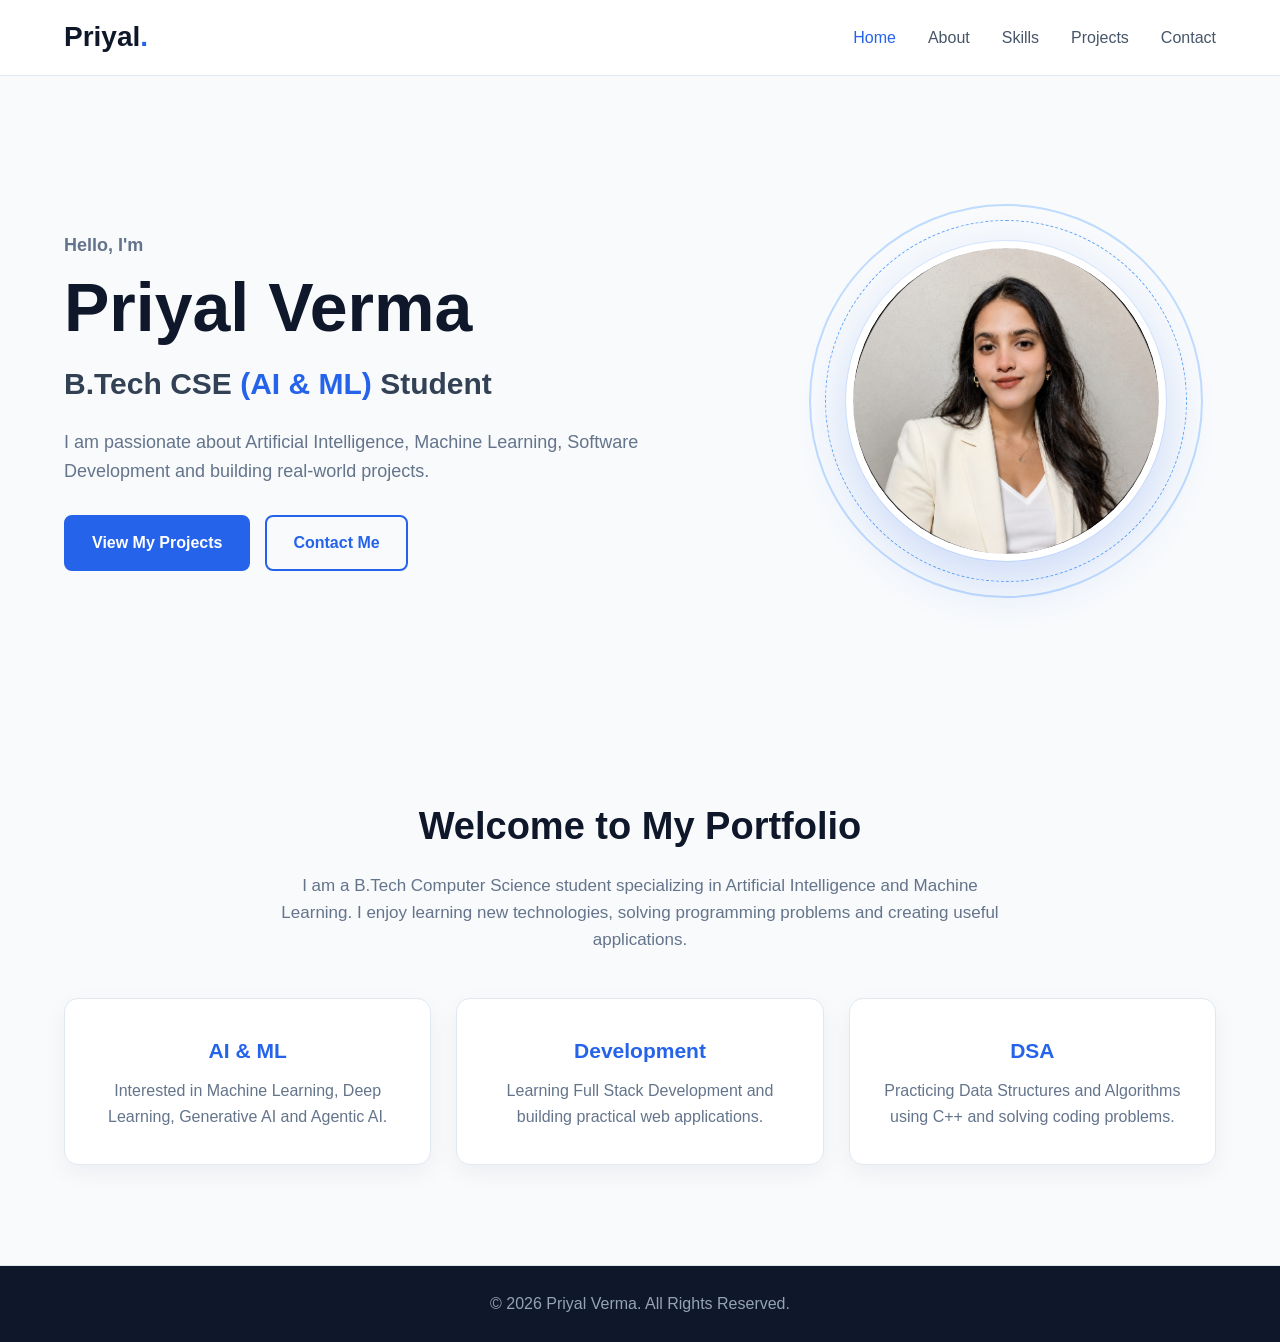
<file: index.html>
<!DOCTYPE html>
<html lang="en">

<head>
    <meta charset="UTF-8">
    <meta name="viewport" content="width=device-width, initial-scale=1.0">
    <title>Priyal Verma | Portfolio</title>

    <link rel="stylesheet" href="style.css">
</head>

<body>

    <!-- Navigation Bar -->
    <header>
        <nav class="navbar">

            <div class="logo">
                Priyal<span>.</span>
            </div>

            <ul class="nav-links">
                <li><a href="index.html" class="active">Home</a></li>
                <li><a href="about.html">About</a></li>
                <li><a href="skills.html">Skills</a></li>
                <li><a href="projects.html">Projects</a></li>
                <li><a href="contact.html">Contact</a></li>
            </ul>

        </nav>
    </header>


    <!-- Hero Section -->
    <section class="hero">

        <div class="hero-content">

            <p class="small-text">Hello, I'm</p>

            <h1>Priyal Verma</h1>

            <h2>
                B.Tech CSE <span>(AI & ML)</span> Student
            </h2>

            <p>
                I am passionate about Artificial Intelligence, Machine Learning,
                Software Development and building real-world projects.
            </p>

            <div class="hero-buttons">
                <a href="projects.html" class="btn">View My Projects</a>
                <a href="contact.html" class="btn btn-outline">Contact Me</a>
            </div>

        </div>


        <!-- Profile Circle -->
        <div class="hero-image">
            <div class="profile-circle">
                <span><img src="/Profile.jpeg" alt="">Profile image</span>
            </div>
        </div>

    </section>


    <!-- Quick Introduction -->
    <section class="intro">

        <h2>Welcome to My Portfolio</h2>

        <p>
            I am a B.Tech Computer Science student specializing in
            Artificial Intelligence and Machine Learning. I enjoy learning
            new technologies, solving programming problems and creating
            useful applications.
        </p>

        <div class="intro-cards">

            <div class="card">
                <h3>AI & ML</h3>
                <p>
                    Interested in Machine Learning, Deep Learning,
                    Generative AI and Agentic AI.
                </p>
            </div>

            <div class="card">
                <h3>Development</h3>
                <p>
                    Learning Full Stack Development and building
                    practical web applications.
                </p>
            </div>

            <div class="card">
                <h3>DSA</h3>
                <p>
                    Practicing Data Structures and Algorithms using
                    C++ and solving coding problems.
                </p>
            </div>

        </div>

    </section>


    <!-- Footer -->
    <footer>
        <p>© 2026 Priyal Verma. All Rights Reserved.</p>
    </footer>

</body>

</html>
</file>
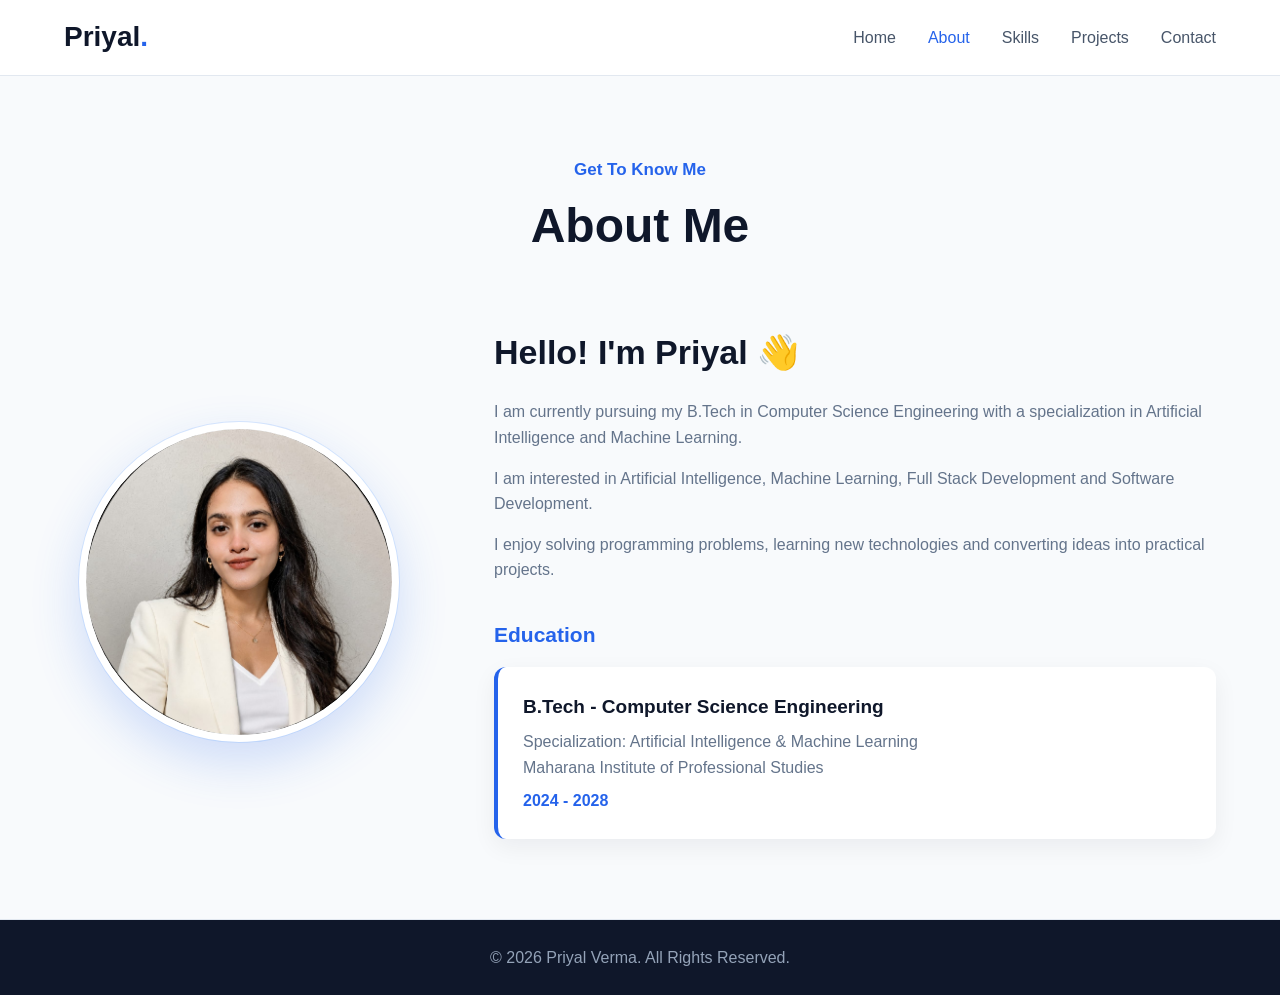
<file: about.html>
<!DOCTYPE html>
<html lang="en">

<head>
    <meta charset="UTF-8">
    <meta name="viewport" content="width=device-width, initial-scale=1.0">

    <title>About | Priyal Verma</title>

    <link rel="stylesheet" href="style.css">
</head>

<body>

    <!-- Navbar -->
    <header>
        <nav class="navbar">

            <div class="logo">
                Priyal<span>.</span>
            </div>

            <ul class="nav-links">
                <li><a href="index.html">Home</a></li>
                <li><a href="about.html" class="active">About</a></li>
                <li><a href="skills.html">Skills</a></li>
                <li><a href="projects.html">Projects</a></li>
                <li><a href="contact.html">Contact</a></li>
            </ul>

        </nav>
    </header>


    <!-- About Section -->
    <section class="page-section">

        <div class="section-heading">
            <p>Get To Know Me</p>
            <h1>About Me</h1>
        </div>


        <div class="about-container">

            <div class="about-image">
                <div class="profile-circle large">
                    <span><img src="/Profile.jpeg" alt=""></span>
                </div>
            </div>


            <div class="about-content">

                <h2>Hello! I'm Priyal 👋</h2>

                <p>
                    I am currently pursuing my B.Tech in Computer Science
                    Engineering with a specialization in Artificial
                    Intelligence and Machine Learning.
                </p>

                <p>
                    I am interested in Artificial Intelligence, Machine
                    Learning, Full Stack Development and Software
                    Development.
                </p>

                <p>
                    I enjoy solving programming problems, learning new
                    technologies and converting ideas into practical
                    projects.
                </p>


                <div class="education">

                    <h3>Education</h3>

                    <div class="education-card">

                        <h4>B.Tech - Computer Science Engineering</h4>

                        <p>
                            Specialization: Artificial Intelligence &
                            Machine Learning
                        </p>

                        <p>
                            Maharana Institute of Professional Studies
                        </p>

                        <span>2024 - 2028</span>

                    </div>

                </div>

            </div>

        </div>

    </section>


    <footer>
        <p>© 2026 Priyal Verma. All Rights Reserved.</p>
    </footer>

</body>

</html>
</file>
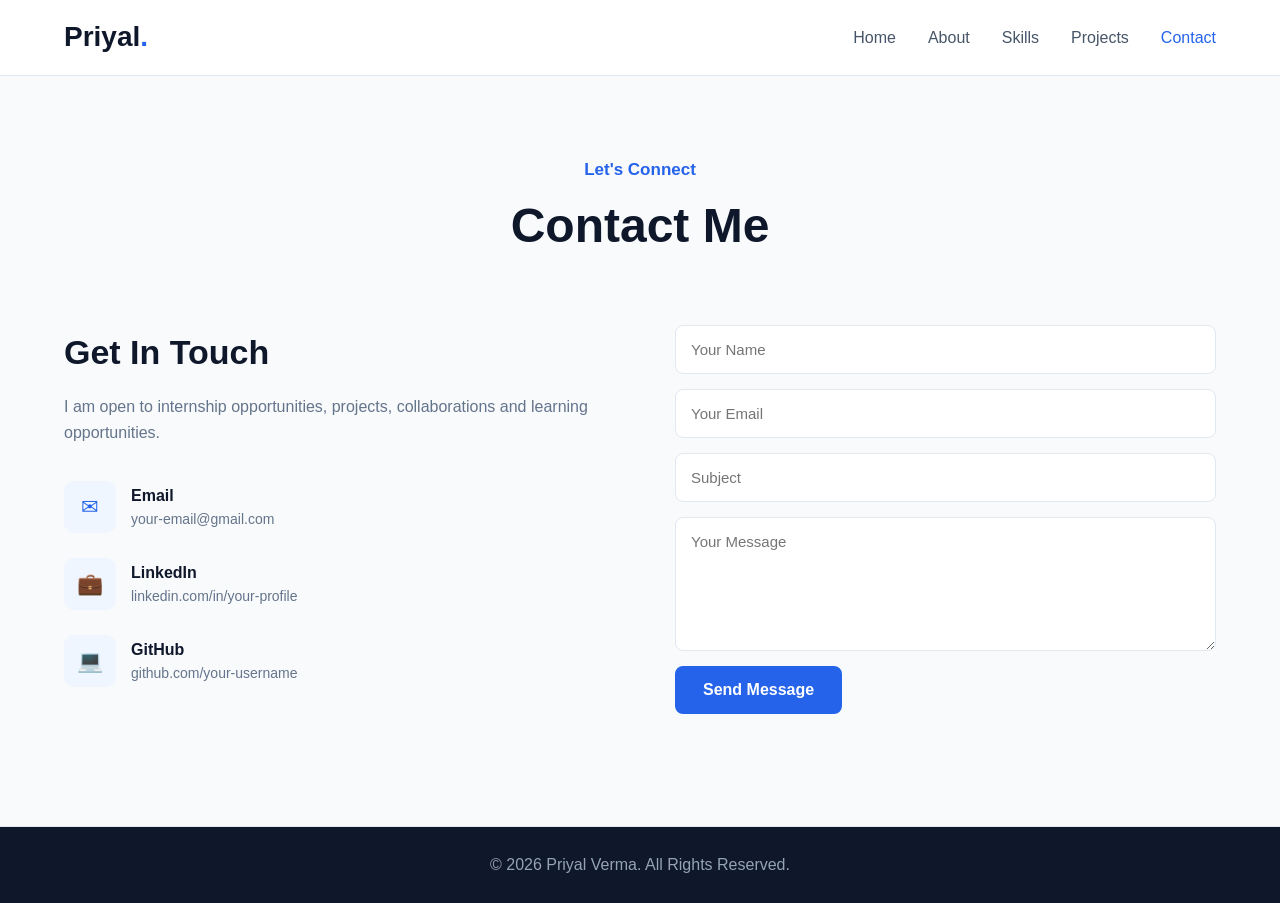
<file: contact.html>
<!DOCTYPE html>
<html lang="en">

<head>
    <meta charset="UTF-8">
    <meta name="viewport" content="width=device-width, initial-scale=1.0">

    <title>Contact | Priyal Verma</title>

    <link rel="stylesheet" href="style.css">
</head>

<body>

    <!-- Navbar -->
    <header>
        <nav class="navbar">

            <div class="logo">
                Priyal<span>.</span>
            </div>

            <ul class="nav-links">
                <li><a href="index.html">Home</a></li>
                <li><a href="about.html">About</a></li>
                <li><a href="skills.html">Skills</a></li>
                <li><a href="projects.html">Projects</a></li>
                <li><a href="contact.html" class="active">Contact</a></li>
            </ul>

        </nav>
    </header>


    <!-- Contact Section -->
    <section class="page-section">

        <div class="section-heading">

            <p>Let's Connect</p>

            <h1>Contact Me</h1>

        </div>


        <div class="contact-container">


            <!-- Contact Information -->
            <div class="contact-info">

                <h2>Get In Touch</h2>

                <p>
                    I am open to internship opportunities, projects,
                    collaborations and learning opportunities.
                </p>


                <div class="contact-item">

                    <div class="contact-icon">
                        ✉
                    </div>

                    <div>
                        <h3>Email</h3>
                        <p>your-email@gmail.com</p>
                    </div>

                </div>


                <div class="contact-item">

                    <div class="contact-icon">
                        💼
                    </div>

                    <div>
                        <h3>LinkedIn</h3>
                        <p>linkedin.com/in/your-profile</p>
                    </div>

                </div>


                <div class="contact-item">

                    <div class="contact-icon">
                        💻
                    </div>

                    <div>
                        <h3>GitHub</h3>
                        <p>github.com/your-username</p>
                    </div>

                </div>

            </div>


            <!-- Contact Form -->
            <form class="contact-form">

                <input
                    type="text"
                    placeholder="Your Name"
                    required
                >

                <input
                    type="email"
                    placeholder="Your Email"
                    required
                >

                <input
                    type="text"
                    placeholder="Subject"
                    required
                >

                <textarea
                    rows="6"
                    placeholder="Your Message"
                    required
                ></textarea>

                <button type="submit" class="btn">
                    Send Message
                </button>

            </form>

        </div>

    </section>


    <footer>
        <p>© 2026 Priyal Verma. All Rights Reserved.</p>
    </footer>

</body>

</html>
</file>
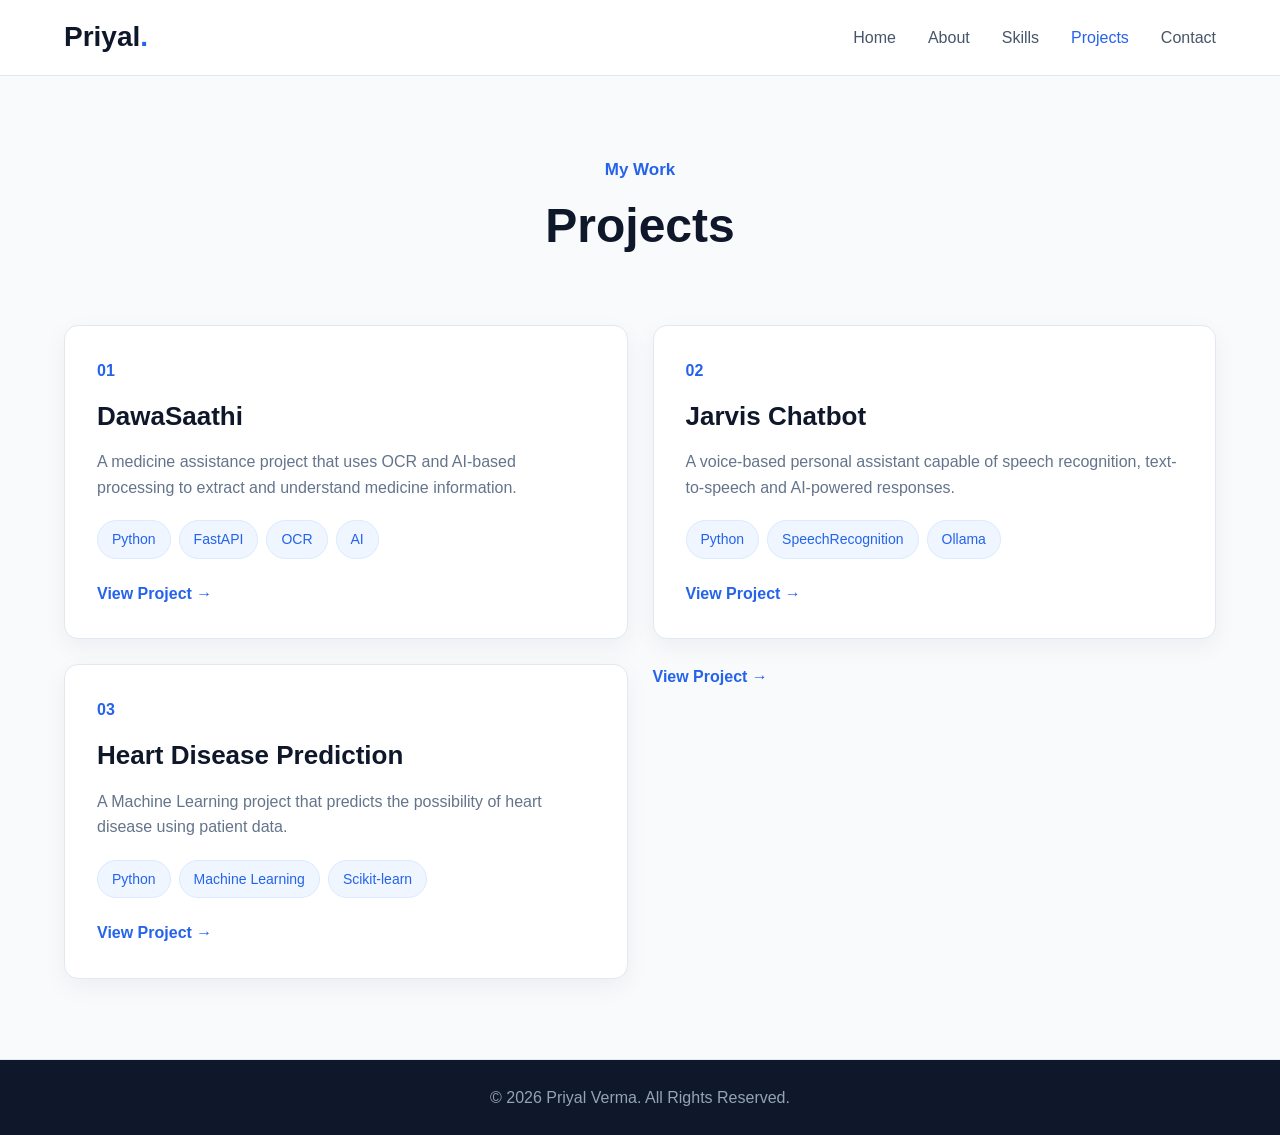
<file: projects.html>
<!DOCTYPE html>
<html lang="en">

<head>
    <meta charset="UTF-8">
    <meta name="viewport" content="width=device-width, initial-scale=1.0">

    <title>Projects | Priyal Verma</title>

    <link rel="stylesheet" href="style.css">
</head>

<body>

    <!-- Navbar -->
    <header>
        <nav class="navbar">

            <div class="logo">
                Priyal<span>.</span>
            </div>

            <ul class="nav-links">
                <li><a href="index.html">Home</a></li>
                <li><a href="about.html">About</a></li>
                <li><a href="skills.html">Skills</a></li>
                <li><a href="projects.html" class="active">Projects</a></li>
                <li><a href="contact.html">Contact</a></li>
            </ul>

        </nav>
    </header>


    <!-- Projects -->
    <section class="page-section">

        <div class="section-heading">

            <p>My Work</p>

            <h1>Projects</h1>

        </div>


        <div class="projects-container">


            <!-- Project 1 -->
            <!-- <div class="project-card">

                <div class="project-number">
                    01
                </div>

                <h2>SheSecure</h2>

                <p>
                    A women safety application designed to provide
                    emergency assistance and safety features.
                </p>

                <div class="project-tags">
                    <span>Python</span>
                    <span>AI</span>
                    <span>Safety</span>
                </div> -->

                <!-- <a href="#" class="project-link">
                    View Project →
                </a>

            </div> -->


            <!-- Project 2 -->
            <div class="project-card">

                <div class="project-number">
                    01
                </div>

                <h2>DawaSaathi</h2>

                <p>
                    A medicine assistance project that uses OCR and
                    AI-based processing to extract and understand
                    medicine information.
                </p>

                <div class="project-tags">
                    <span>Python</span>
                    <span>FastAPI</span>
                    <span>OCR</span>
                    <span>AI</span>
                </div>

                <a href="#" class="project-link">
                    View Project →
                </a>

            </div>


            <!-- Project 3 -->
            <!-- <div class="project-card">

                <div class="project-number">
                    03
                </div>

                <h2>Apple Sorter</h2>

                <p>
                    A fruit grading application designed to classify
                    apples based on different characteristics.
                </p>

                <div class="project-tags">
                    <span>Python</span>
                    <span>HTML</span>
                    <span>CSS</span>
                    <span>SQL</span>
                </div>

                <a href="#" class="project-link">
                    View Project →
                </a>

            </div> -->


            <!-- Project 4 -->
            <div class="project-card">

                <div class="project-number">
                    02
                </div>

                <h2>Jarvis Chatbot</h2>

                <p>
                    A voice-based personal assistant capable of
                    speech recognition, text-to-speech and
                    AI-powered responses.
                </p>

                <div class="project-tags">
                    <span>Python</span>
                    <span>SpeechRecognition</span>
                    <span>Ollama</span>
                </div>

                <a href="#" class="project-link">
                    View Project →
                </a>

            </div>


            <!-- Project 5 -->
            <div class="project-card">

                <div class="project-number">
                    03
                </div>

                <h2>Heart Disease Prediction</h2>

                <p>
                    A Machine Learning project that predicts the
                    possibility of heart disease using patient
                    data.
                </p>

                <div class="project-tags">
                    <span>Python</span>
                    <span>Machine Learning</span>
                    <span>Scikit-learn</span>
                </div>

                <a href="#" class="project-link">
                    View Project →
                </a>

            </div>


            <!-- Project 6 -->
            <!-- <div class="project-card">

                <div class="project-number">
                    06
                </div> -->

                <!-- <h2>Fashion MNIST CNN</h2>

                <p>
                    A Deep Learning project using Convolutional
                    Neural Networks to classify Fashion-MNIST
                    images.
                </p> -->

                <!-- <div class="project-tags">
                    <span>Python</span>
                    <span>CNN</span>
                    <span>Deep Learning</span>
                </div> -->

                <a href="#" class="project-link">
                    View Project →
                </a>

            </div>

        </div>

    </section>


    <footer>
        <p>© 2026 Priyal Verma. All Rights Reserved.</p>
    </footer>

</body>

</html>
</file>
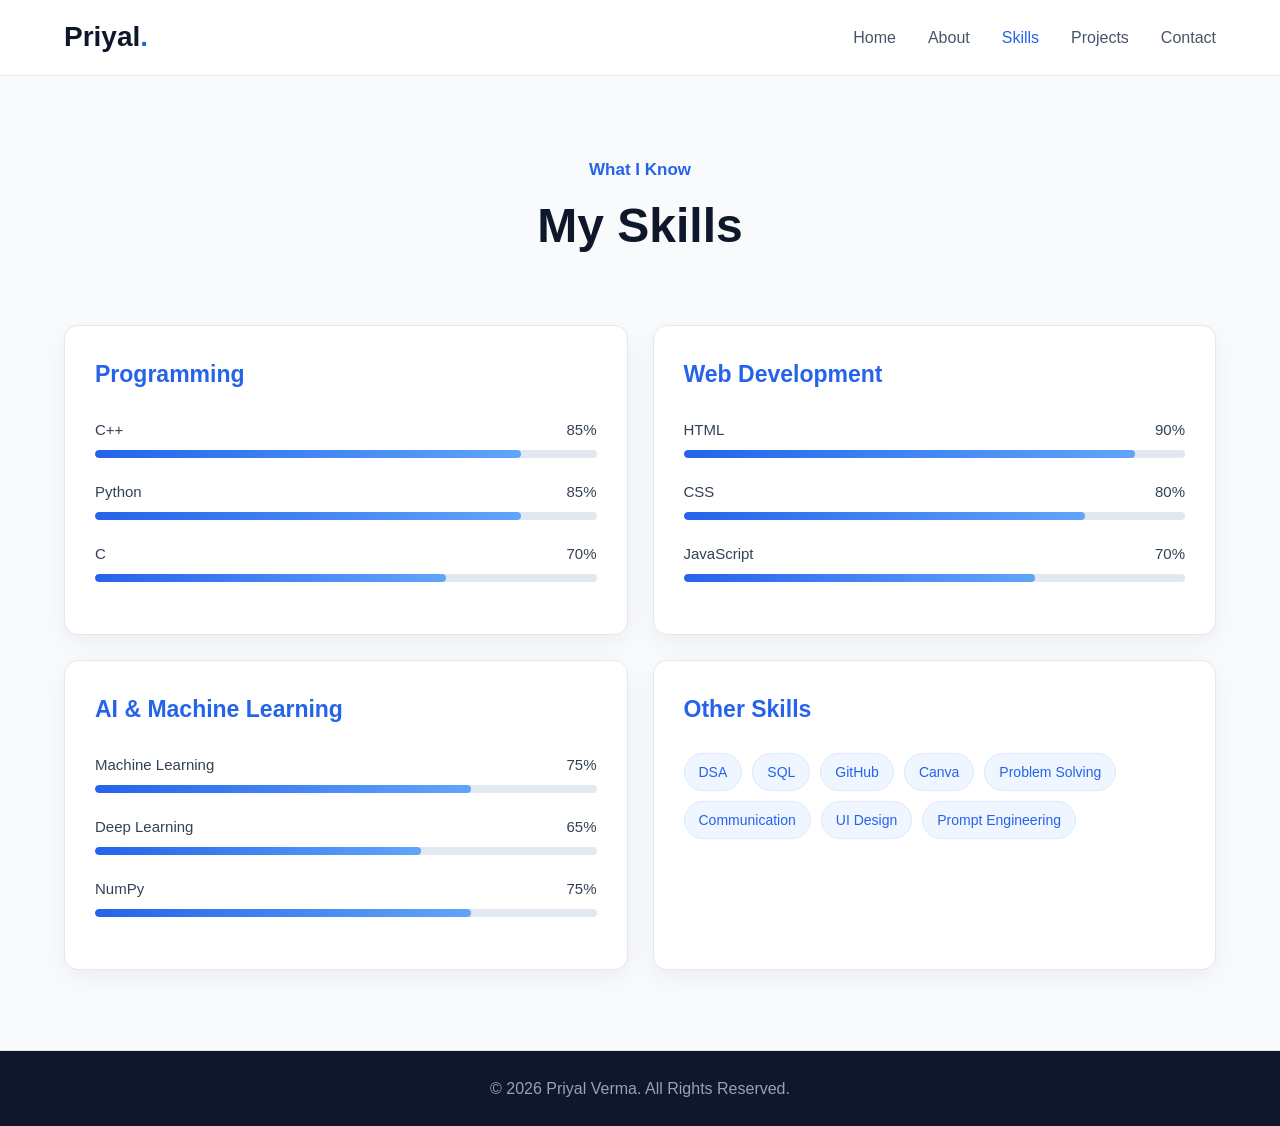
<file: skills.html>
<!DOCTYPE html>
<html lang="en">

<head>
    <meta charset="UTF-8">
    <meta name="viewport" content="width=device-width, initial-scale=1.0">

    <title>Skills | Priyal Verma</title>

    <link rel="stylesheet" href="style.css">
</head>

<body>

    <!-- Navbar -->
    <header>
        <nav class="navbar">

            <div class="logo">
                Priyal<span>.</span>
            </div>

            <ul class="nav-links">
                <li><a href="index.html">Home</a></li>
                <li><a href="about.html">About</a></li>
                <li><a href="skills.html" class="active">Skills</a></li>
                <li><a href="projects.html">Projects</a></li>
                <li><a href="contact.html">Contact</a></li>
            </ul>

        </nav>
    </header>


    <!-- Skills -->
    <section class="page-section">

        <div class="section-heading">

            <p>What I Know</p>

            <h1>My Skills</h1>

        </div>


        <div class="skills-container">

            <!-- Programming -->
            <div class="skill-card">

                <h2>Programming</h2>

                <div class="skill">
                    <div class="skill-info">
                        <span>C++</span>
                        <span>85%</span>
                    </div>

                    <div class="progress">
                        <div class="progress-bar cpp"></div>
                    </div>
                </div>


                <div class="skill">
                    <div class="skill-info">
                        <span>Python</span>
                        <span>85%</span>
                    </div>

                    <div class="progress">
                        <div class="progress-bar python"></div>
                    </div>
                </div>


                <div class="skill">
                    <div class="skill-info">
                        <span>C</span>
                        <span>70%</span>
                    </div>

                    <div class="progress">
                        <div class="progress-bar c"></div>
                    </div>
                </div>

            </div>


            <!-- Web Development -->
            <div class="skill-card">

                <h2>Web Development</h2>

                <div class="skill">
                    <div class="skill-info">
                        <span>HTML</span>
                        <span>90%</span>
                    </div>

                    <div class="progress">
                        <div class="progress-bar html"></div>
                    </div>
                </div>


                <div class="skill">
                    <div class="skill-info">
                        <span>CSS</span>
                        <span>80%</span>
                    </div>

                    <div class="progress">
                        <div class="progress-bar css"></div>
                    </div>
                </div>


                <div class="skill">
                    <div class="skill-info">
                        <span>JavaScript</span>
                        <span>70%</span>
                    </div>

                    <div class="progress">
                        <div class="progress-bar js"></div>
                    </div>
                </div>

            </div>


            <!-- AI ML -->
            <div class="skill-card">

                <h2>AI & Machine Learning</h2>

                <div class="skill">
                    <div class="skill-info">
                        <span>Machine Learning</span>
                        <span>75%</span>
                    </div>

                    <div class="progress">
                        <div class="progress-bar ml"></div>
                    </div>
                </div>


                <div class="skill">
                    <div class="skill-info">
                        <span>Deep Learning</span>
                        <span>65%</span>
                    </div>

                    <div class="progress">
                        <div class="progress-bar dl"></div>
                    </div>
                </div>


                <div class="skill">
                    <div class="skill-info">
                        <span>NumPy</span>
                        <span>75%</span>
                    </div>

                    <div class="progress">
                        <div class="progress-bar numpy"></div>
                    </div>
                </div>

            </div>


            <!-- Other Skills -->
            <div class="skill-card">

                <h2>Other Skills</h2>

                <div class="tags">

                    <span>DSA</span>
                    <span>SQL</span>
                    <span>GitHub</span>
                    <span>Canva</span>
                    <span>Problem Solving</span>
                    <span>Communication</span>
                    <span>UI Design</span>
                    <span>Prompt Engineering</span>

                </div>

            </div>

        </div>

    </section>


    <footer>
        <p>© 2026 Priyal Verma. All Rights Reserved.</p>
    </footer>

</body>

</html>
</file>
<file: style.css>
/* =====================================
   RESET & BASIC SETTINGS
===================================== */

* {
    margin: 0;
    padding: 0;
    box-sizing: border-box;
}

html {
    scroll-behavior: smooth;
}

body {
    font-family: "Segoe UI", Arial, sans-serif;
    background: #f8fafc;
    color: #0f172a;
    line-height: 1.6;
}


/* =====================================
   NAVBAR
===================================== */

header {
    background: rgba(255, 255, 255, 0.95);
    border-bottom: 1px solid #e2e8f0;

    position: sticky;
    top: 0;
    z-index: 1000;

    backdrop-filter: blur(10px);
}

.navbar {
    width: 90%;
    max-width: 1200px;

    margin: auto;

    height: 75px;

    display: flex;
    align-items: center;
    justify-content: space-between;
}


/* Logo */

.logo {
    font-size: 28px;
    font-weight: 700;

    color: #0f172a;
}

.logo span {
    color: #2563eb;
}


/* Navigation */

.nav-links {
    display: flex;

    gap: 32px;

    list-style: none;
}

.nav-links a {
    text-decoration: none;

    color: #475569;

    font-size: 16px;
    font-weight: 500;

    transition: 0.3s;
}

.nav-links a:hover,
.nav-links a.active {
    color: #2563eb;
}


/* =====================================
   HERO SECTION
===================================== */

.hero {
    width: 90%;
    max-width: 1200px;

    min-height: 650px;

    margin: auto;

    display: flex;

    align-items: center;
    justify-content: space-between;

    gap: 60px;
}


/* Hero Text */

.hero-content {
    max-width: 650px;
}

.small-text {
    color: #2563eb;

    font-size: 20px;

    font-weight: 600;

    margin-bottom: 10px;
}

.hero h1 {
    font-size: 68px;

    line-height: 1.1;

    margin-bottom: 15px;

    color: #0f172a;
}

.hero h2 {
    font-size: 30px;

    color: #334155;

    margin-bottom: 20px;
}

.hero h2 span {
    color: #2563eb;
}

.hero p {
    color: #64748b;

    font-size: 18px;

    max-width: 600px;
}


/* =====================================
   BUTTONS
===================================== */

.hero-buttons {
    display: flex;

    gap: 15px;

    margin-top: 30px;
}

.btn {
    display: inline-block;

    background: #2563eb;

    color: white;

    text-decoration: none;

    padding: 13px 26px;

    border-radius: 8px;

    border: 2px solid #2563eb;

    font-size: 16px;

    font-weight: 600;

    cursor: pointer;

    transition: all 0.3s ease;
}

.btn:hover {
    background: #1d4ed8;

    border-color: #1d4ed8;

    transform: translateY(-3px);

    box-shadow: 0 8px 20px rgba(37, 99, 235, 0.2);
}


/* Outline Button */

.btn-outline {
    background: transparent;

    color: #2563eb;
}

.btn-outline:hover {
    background: #2563eb;

    color: white;
}


/* =====================================
   PROFILE CIRCLE
===================================== */

/* =====================================
   PROFESSIONAL PROFILE PHOTO
===================================== */

.hero-image {
    width: 420px;
    height: 420px;

    display: flex;
    align-items: center;
    justify-content: center;

    position: relative;
}


/* Outer Decorative Circle */

.hero-image::before {
    content: "";

    position: absolute;

    width: 390px;
    height: 390px;

    border-radius: 50%;

    border: 2px solid #bfdbfe;

    z-index: 0;
}


/* Second Decorative Ring */

.hero-image::after {
    content: "";

    position: absolute;

    width: 360px;
    height: 360px;

    border-radius: 50%;

    border: 1px dashed #60a5fa;

    z-index: 0;

    animation: rotateProfile 15s linear infinite;
}


/* Profile Container */

.profile-circle {
    width: 320px;
    height: 320px;

    border-radius: 50%;

    overflow: hidden;

    position: relative;

    z-index: 2;

    background: #ffffff;

    border: 7px solid white;

    box-shadow:
        0 20px 50px rgba(37, 99, 235, 0.20),
        0 0 0 1px #dbeafe;

    transition: all 0.4s ease;
}


/* Profile Image */

.profile-circle img {
    width: 100%;
    height: 100%;

    display: block;

    object-fit: cover;

    object-position: center;

    border-radius: 50%;

    transition: transform 0.5s ease;
}


/* Hover Effect */

.profile-circle:hover {
    transform: translateY(-8px);

    box-shadow:
        0 30px 60px rgba(37, 99, 235, 0.25),
        0 0 0 1px #93c5fd;
}

.profile-circle:hover img {
    transform: scale(1.04);
}


/* Rotating Ring */

@keyframes rotateProfile {

    from {
        transform: rotate(0deg);
    }

    to {
        transform: rotate(360deg);
    }

}


/* =====================================
   ABOUT PAGE PROFILE
===================================== */

.profile-circle.large {
    width: 320px;
    height: 320px;
}


/* =====================================
   MOBILE
===================================== */

@media (max-width: 900px) {

    .hero-image {
        width: 350px;
        height: 350px;
    }

    .hero-image::before {
        width: 330px;
        height: 330px;
    }

    .hero-image::after {
        width: 305px;
        height: 305px;
    }

    .profile-circle {
        width: 270px;
        height: 270px;
    }

    .profile-circle.large {
        width: 270px;
        height: 270px;
    }

}


@media (max-width: 500px) {

    .hero-image {
        width: 280px;
        height: 280px;
    }

    .hero-image::before {
        width: 260px;
        height: 260px;
    }

    .hero-image::after {
        width: 240px;
        height: 240px;
    }

    .profile-circle {
        width: 215px;
        height: 215px;

        border-width: 5px;
    }

    .profile-circle.large {
        width: 215px;
        height: 215px;
    }

}
/* =====================================
   INTRODUCTION
===================================== */

.intro {
    width: 90%;
    max-width: 1200px;

    margin: 70px auto 100px;

    text-align: center;
}

.intro h2 {
    font-size: 38px;

    margin-bottom: 15px;
}

.intro > p {
    max-width: 750px;

    margin: auto;

    color: #64748b;

    font-size: 17px;
}


/* =====================================
   INTRO CARDS
===================================== */

.intro-cards {
    display: grid;

    grid-template-columns: repeat(3, 1fr);

    gap: 25px;

    margin-top: 45px;
}

.card {
    background: white;

    padding: 35px 30px;

    border-radius: 14px;

    border: 1px solid #e2e8f0;

    box-shadow: 0 8px 25px rgba(15, 23, 42, 0.05);

    transition: all 0.3s ease;
}

.card:hover {
    transform: translateY(-8px);

    border-color: #bfdbfe;

    box-shadow:
        0 15px 35px rgba(37, 99, 235, 0.1);
}

.card h3 {
    color: #2563eb;

    font-size: 21px;

    margin-bottom: 10px;
}

.card p {
    color: #64748b;
}


/* =====================================
   COMMON PAGE SECTION
===================================== */

.page-section {
    width: 90%;
    max-width: 1200px;

    margin: auto;

    padding: 80px 0;

    min-height: calc(100vh - 150px);
}

.section-heading {
    text-align: center;

    margin-bottom: 60px;
}

.section-heading p {
    color: #2563eb;

    font-size: 17px;

    font-weight: 600;
}

.section-heading h1 {
    font-size: 48px;

    margin-top: 5px;

    color: #0f172a;
}


/* =====================================
   ABOUT SECTION
===================================== */

.about-container {
    display: grid;

    grid-template-columns: 350px 1fr;

    gap: 80px;

    align-items: center;
}

.about-image {
    display: flex;

    justify-content: center;
}

.about-content h2 {
    font-size: 34px;

    margin-bottom: 20px;
}

.about-content > p {
    color: #64748b;

    margin-bottom: 15px;

    font-size: 16px;
}


/* Education */

.education {
    margin-top: 35px;
}

.education h3 {
    color: #2563eb;

    margin-bottom: 15px;

    font-size: 21px;
}

.education-card {
    background: white;

    padding: 25px;

    border-radius: 12px;

    border-left: 4px solid #2563eb;

    box-shadow:
        0 8px 25px rgba(15, 23, 42, 0.06);
}

.education-card h4 {
    font-size: 19px;

    margin-bottom: 7px;
}

.education-card p {
    color: #64748b;
}

.education-card span {
    display: inline-block;

    margin-top: 8px;

    color: #2563eb;

    font-weight: 600;
}


/* =====================================
   SKILLS
===================================== */

.skills-container {
    display: grid;

    grid-template-columns: repeat(2, 1fr);

    gap: 25px;
}

.skill-card {
    background: white;

    padding: 30px;

    border-radius: 14px;

    border: 1px solid #e2e8f0;

    box-shadow:
        0 8px 25px rgba(15, 23, 42, 0.05);

    transition: 0.3s;
}

.skill-card:hover {
    transform: translateY(-5px);

    border-color: #bfdbfe;
}

.skill-card h2 {
    margin-bottom: 25px;

    color: #2563eb;

    font-size: 23px;
}


/* Skill */

.skill {
    margin-bottom: 22px;
}

.skill-info {
    display: flex;

    justify-content: space-between;

    margin-bottom: 8px;

    color: #334155;

    font-size: 15px;
}

.progress {
    width: 100%;

    height: 8px;

    background: #e2e8f0;

    border-radius: 20px;

    overflow: hidden;
}

.progress-bar {
    height: 100%;

    background: linear-gradient(
        90deg,
        #2563eb,
        #60a5fa
    );

    border-radius: 20px;
}


/* Skill Percentages */

.cpp {
    width: 85%;
}

.python {
    width: 85%;
}

.c {
    width: 70%;
}

.html {
    width: 90%;
}

.css {
    width: 80%;
}

.js {
    width: 70%;
}

.ml {
    width: 75%;
}

.dl {
    width: 65%;
}

.numpy {
    width: 75%;
}


/* Skill Tags */

.tags {
    display: flex;

    flex-wrap: wrap;

    gap: 10px;
}

.tags span,
.project-tags span {
    background: #eff6ff;

    color: #2563eb;

    padding: 7px 14px;

    border-radius: 20px;

    font-size: 14px;

    font-weight: 500;

    border: 1px solid #dbeafe;
}


/* =====================================
   PROJECTS
===================================== */

.projects-container {
    display: grid;

    grid-template-columns: repeat(2, 1fr);

    gap: 25px;
}

.project-card {
    background: white;

    padding: 32px;

    border-radius: 14px;

    border: 1px solid #e2e8f0;

    box-shadow:
        0 8px 25px rgba(15, 23, 42, 0.05);

    transition: all 0.3s ease;
}

.project-card:hover {
    transform: translateY(-7px);

    border-color: #bfdbfe;

    box-shadow:
        0 15px 35px rgba(37, 99, 235, 0.1);
}

.project-number {
    color: #2563eb;

    font-size: 16px;

    font-weight: 700;

    margin-bottom: 12px;
}

.project-card h2 {
    font-size: 26px;

    margin-bottom: 12px;
}

.project-card p {
    color: #64748b;

    margin-bottom: 20px;
}

.project-tags {
    display: flex;

    flex-wrap: wrap;

    gap: 8px;

    margin-bottom: 22px;
}

.project-link {
    color: #2563eb;

    text-decoration: none;

    font-weight: 600;

    transition: 0.3s;
}

.project-link:hover {
    color: #1d4ed8;

    padding-left: 5px;
}


/* =====================================
   CONTACT
===================================== */

.contact-container {
    display: grid;

    grid-template-columns: 1fr 1fr;

    gap: 70px;
}

.contact-info h2 {
    font-size: 34px;

    margin-bottom: 15px;
}

.contact-info > p {
    color: #64748b;

    margin-bottom: 35px;
}

.contact-item {
    display: flex;

    align-items: center;

    gap: 15px;

    margin-bottom: 25px;
}

.contact-icon {
    width: 52px;
    height: 52px;

    display: flex;

    align-items: center;
    justify-content: center;

    background: #eff6ff;

    color: #2563eb;

    border-radius: 10px;

    font-size: 21px;
}

.contact-item h3 {
    color: #0f172a;

    font-size: 16px;
}

.contact-item p {
    color: #64748b;

    font-size: 14px;
}


/* =====================================
   CONTACT FORM
===================================== */

.contact-form {
    display: flex;

    flex-direction: column;

    gap: 15px;
}

.contact-form input,
.contact-form textarea {
    width: 100%;

    padding: 15px;

    border: 1px solid #e2e8f0;

    border-radius: 8px;

    background: white;

    color: #0f172a;

    font-size: 15px;

    font-family: inherit;

    outline: none;

    transition: 0.3s;
}

.contact-form input:focus,
.contact-form textarea:focus {
    border-color: #2563eb;

    box-shadow:
        0 0 0 3px rgba(37, 99, 235, 0.1);
}

.contact-form textarea {
    resize: vertical;
}

.contact-form .btn {
    width: fit-content;
}


/* =====================================
   FOOTER
===================================== */

footer {
    text-align: center;

    padding: 25px;

    background: #0f172a;

    color: #94a3b8;

    border-top: 1px solid #e2e8f0;
}


/* =====================================
   RESPONSIVE DESIGN
===================================== */

@media (max-width: 900px) {

    .hero {
        flex-direction: column;

        text-align: center;

        padding: 70px 0;
    }

    .hero-content {
        max-width: 700px;
    }

    .hero-buttons {
        justify-content: center;
    }

    .about-container {
        grid-template-columns: 1fr;

        text-align: center;
    }

    .skills-container {
        grid-template-columns: 1fr;
    }

    .projects-container {
        grid-template-columns: 1fr;
    }

    .contact-container {
        grid-template-columns: 1fr;
    }
}


/* =====================================
   TABLET
===================================== */

@media (max-width: 700px) {

    .navbar {
        height: auto;

        padding: 20px 0;

        flex-direction: column;

        gap: 15px;
    }

    .nav-links {
        gap: 18px;

        flex-wrap: wrap;

        justify-content: center;
    }

    .hero h1 {
        font-size: 50px;
    }

    .hero h2 {
        font-size: 24px;
    }

    .intro-cards {
        grid-template-columns: 1fr;
    }

    .section-heading h1 {
        font-size: 40px;
    }
}


/* =====================================
   MOBILE
===================================== */

@media (max-width: 500px) {

    .navbar {
        width: 94%;
    }

    .nav-links {
        gap: 12px;
    }

    .nav-links a {
        font-size: 14px;
    }

    .hero {
        width: 94%;
    }

    .hero h1 {
        font-size: 40px;
    }

    .hero h2 {
        font-size: 21px;
    }

    .hero p {
        font-size: 16px;
    }

    .hero-buttons {
        flex-direction: column;

        align-items: center;
    }

    .profile-circle {
        width: 220px;
        height: 220px;
    }

    .profile-circle::before {
        width: 235px;
        height: 235px;
    }

    .profile-circle span {
        font-size: 55px;
    }

    .page-section {
        padding: 60px 0;
    }

    .section-heading h1 {
        font-size: 34px;
    }

    .about-content h2 {
        font-size: 27px;
    }

    .project-card,
    .skill-card {
        padding: 24px;
    }

}
</file>
